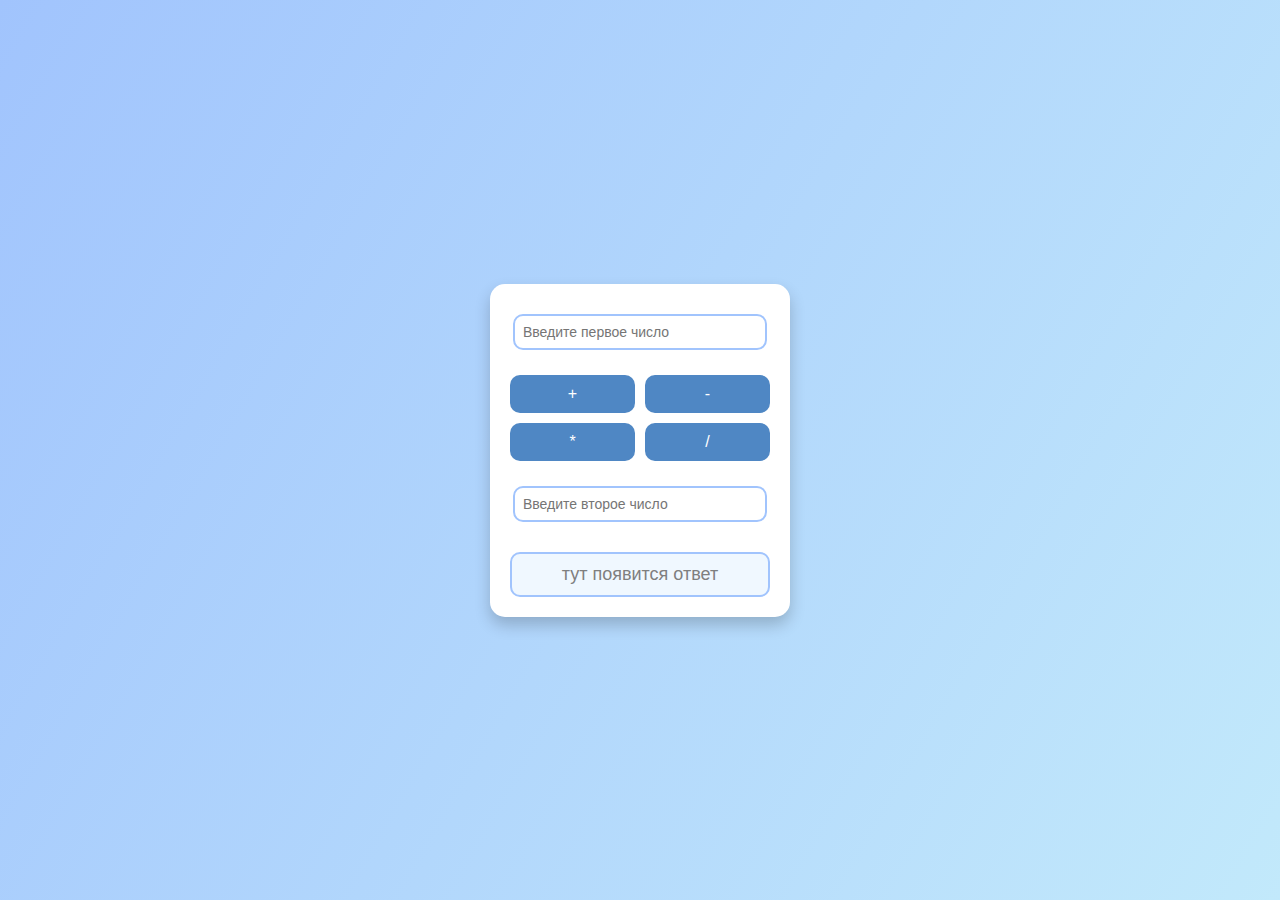
<file: js/index.html>
<!DOCTYPE html>
<html lang="en">

<head>
    <meta charset="UTF-8">
    <meta name="viewport" content="width=device-width, initial-scale=1.0">
    <title>Калькулятор</title>
    <link rel="stylesheet" href="./style.css">
</head>

<body>
    <div class="calculator">
        <input type="number" class="input input1" placeholder="Введите первое число">
        <div class="button-container">
            <button onclick="calc('+')">+</button>
            <button onclick="calc('-')">-</button>
            <button onclick="calc('*')">*</button>
            <button onclick="calc('/')">/</button>
        </div>
        <input type="number" class="input input2" placeholder="Введите второе число">
        <div class="result">тут появится ответ</div>
    </div>
    <script src="./app.js"></script>
</body>

</html>
</file>
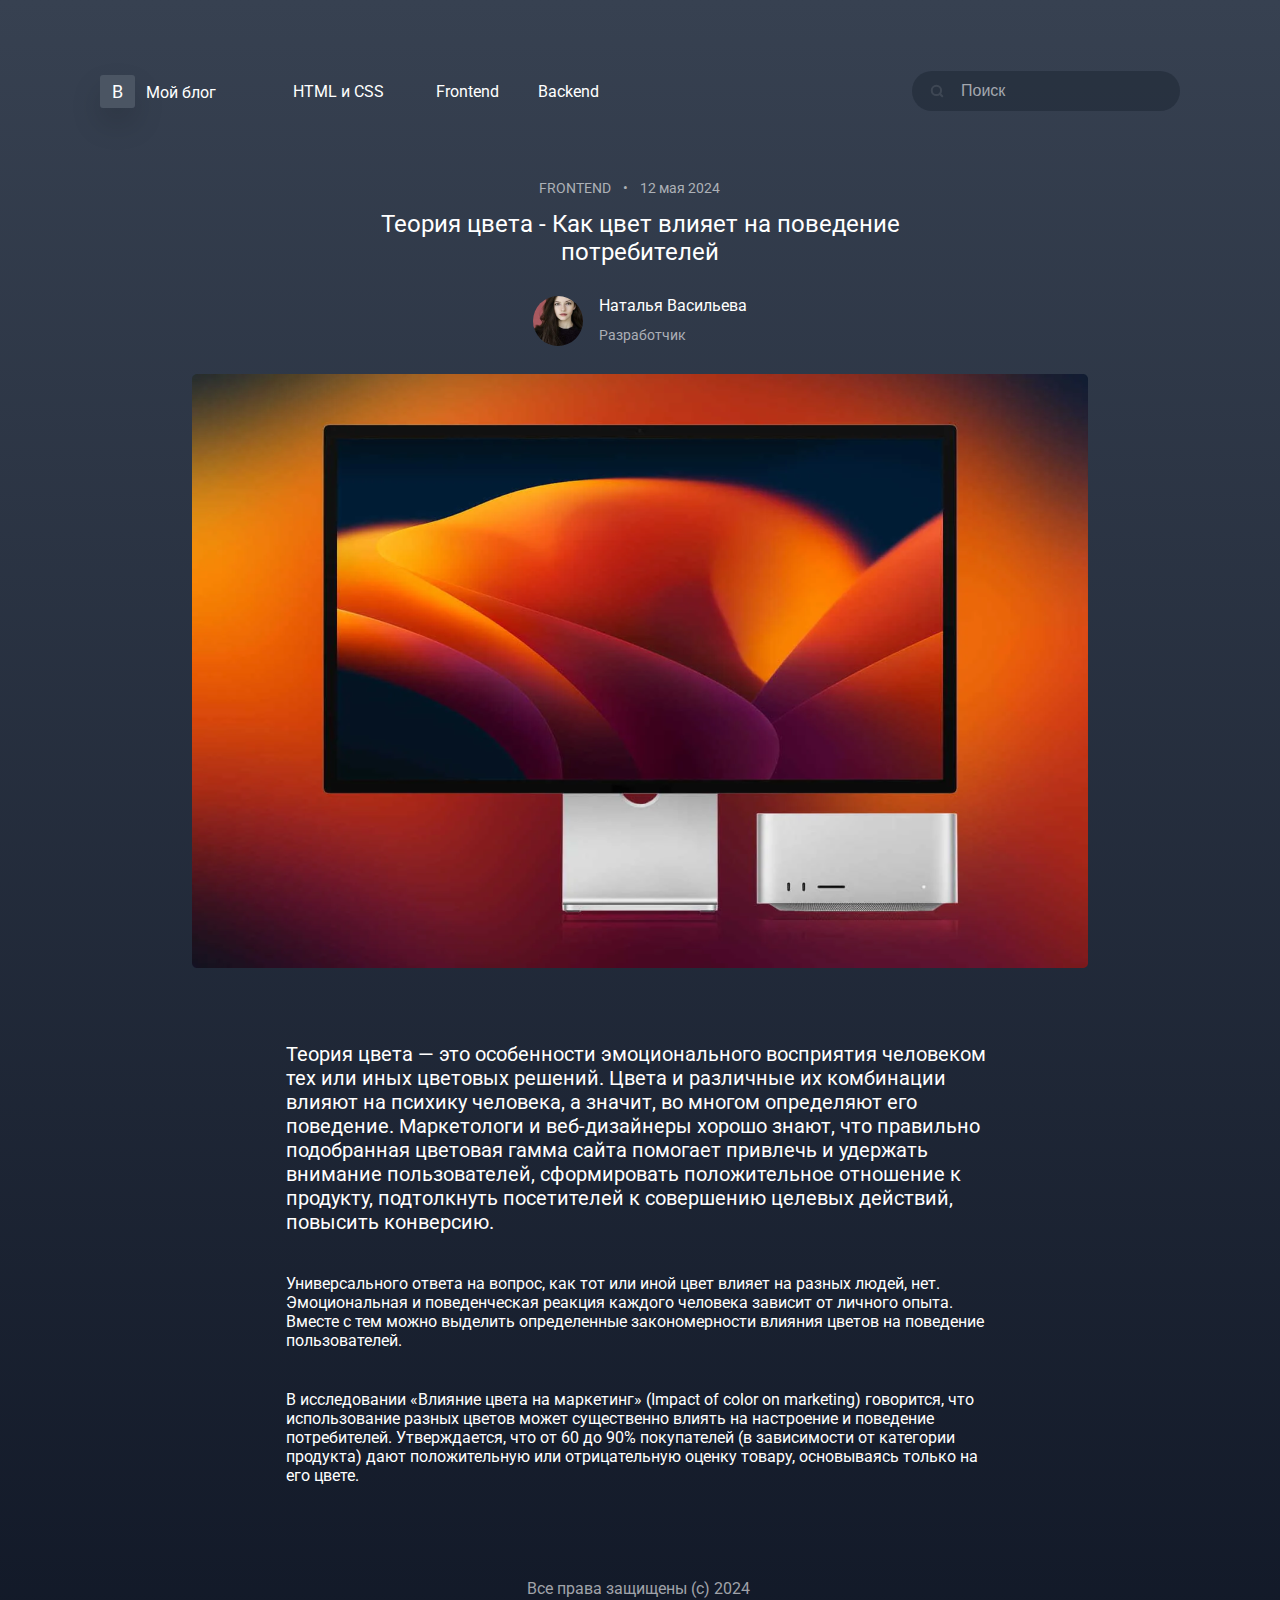
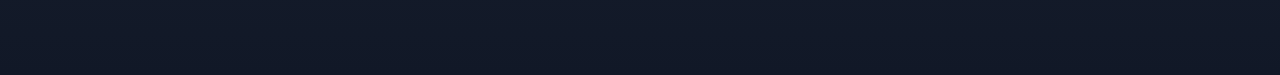
<file: html+css/blog/bllog.html>
<!DOCTYPE html>
<html lang="en">

<head>
    <meta charset="UTF-8">
    <meta name="author" content="alina" />
    <title>Blog</title>
    <link rel="stylesheet" href="./bllog.css">
    <link rel="preconnect" href="https://fonts.googleapis.com">
    <link rel="preconnect" href="https://fonts.gstatic.com" crossorigin>
    <link href="https://fonts.googleapis.com/css2?family=Roboto&display=swap" rel="stylesheet">
</head>

<body>
    <header class="header">
        <a href="#"><span class="icon">В</span>Мой блог</a>
        <nav class="navbar__list">
            <ul class="link">
                <li><a href="#">HTML и CSS</a></li>
                <li><a href="#">Frontend</a></li>
                <li><a href="#">Backend</a></li>
            </ul>
        </nav>
        <form class="form">
            <label for="search"><img src="./images/lupa.svg" /></label>
            <input type="search" name="search" id="search" placeholder="Поиск" />
        </form>
    </header>

    <main>
        <section>
            <div class="date">
                <div>FRONTEND</div>
                &bull;
                <date> 12 мая 2024 </date>
            </div>
            <h1> Теория цвета - Как цвет влияет на поведение потребителей </h1>
            <div class="developer">
                <img src="./images/girl.svg" alt="фото девушки на розовом фоне">
                <div class="meta">
                    <div>Наталья Васильева</div>
                    <div>Разработчик</div>
                </div>
            </div>

            <div class="mac">
                <img src="./images/mac.png" alt="iMac">
            </div>
            <section class="text">
                <p>
                    Теория цвета — это особенности эмоционального восприятия человеком тех или иных цветовых
                    решений.
                    Цвета
                    и
                    различные их
                    комбинации влияют на психику человека, а значит, во многом определяют его поведение. Маркетологи
                    и
                    веб-дизайнеры хорошо
                    знают, что правильно подобранная цветовая гамма сайта помогает привлечь и удержать внимание
                    пользователей,
                    сформировать
                    положительное отношение к продукту, подтолкнуть посетителей к совершению целевых действий,
                    повысить
                    конверсию.
                </p>
                <p>
                    Универсального ответа на вопрос, как тот или иной цвет влияет на разных людей, нет.
                    Эмоциональная и
                    поведенческая
                    реакция каждого человека зависит от личного опыта. Вместе с тем можно выделить определенные
                    закономерности
                    влияния
                    цветов на поведение пользователей.
                </p>
                <p>
                    В исследовании «Влияние цвета на маркетинг» (Impact of color on marketing) говорится, что
                    использование
                    разных цветов
                    может существенно влиять на настроение и поведение потребителей. Утверждается, что от 60 до 90%
                    покупателей
                    (в
                    зависимости от категории продукта) дают положительную или отрицательную оценку товару,
                    основываясь
                    только на
                    его цвете.
                </p>
            </section>
        </section>
    </main>

    <footer>
        <p>Все права защищены (c) 2024</p>
    </footer>
</body>

</html>
</file>
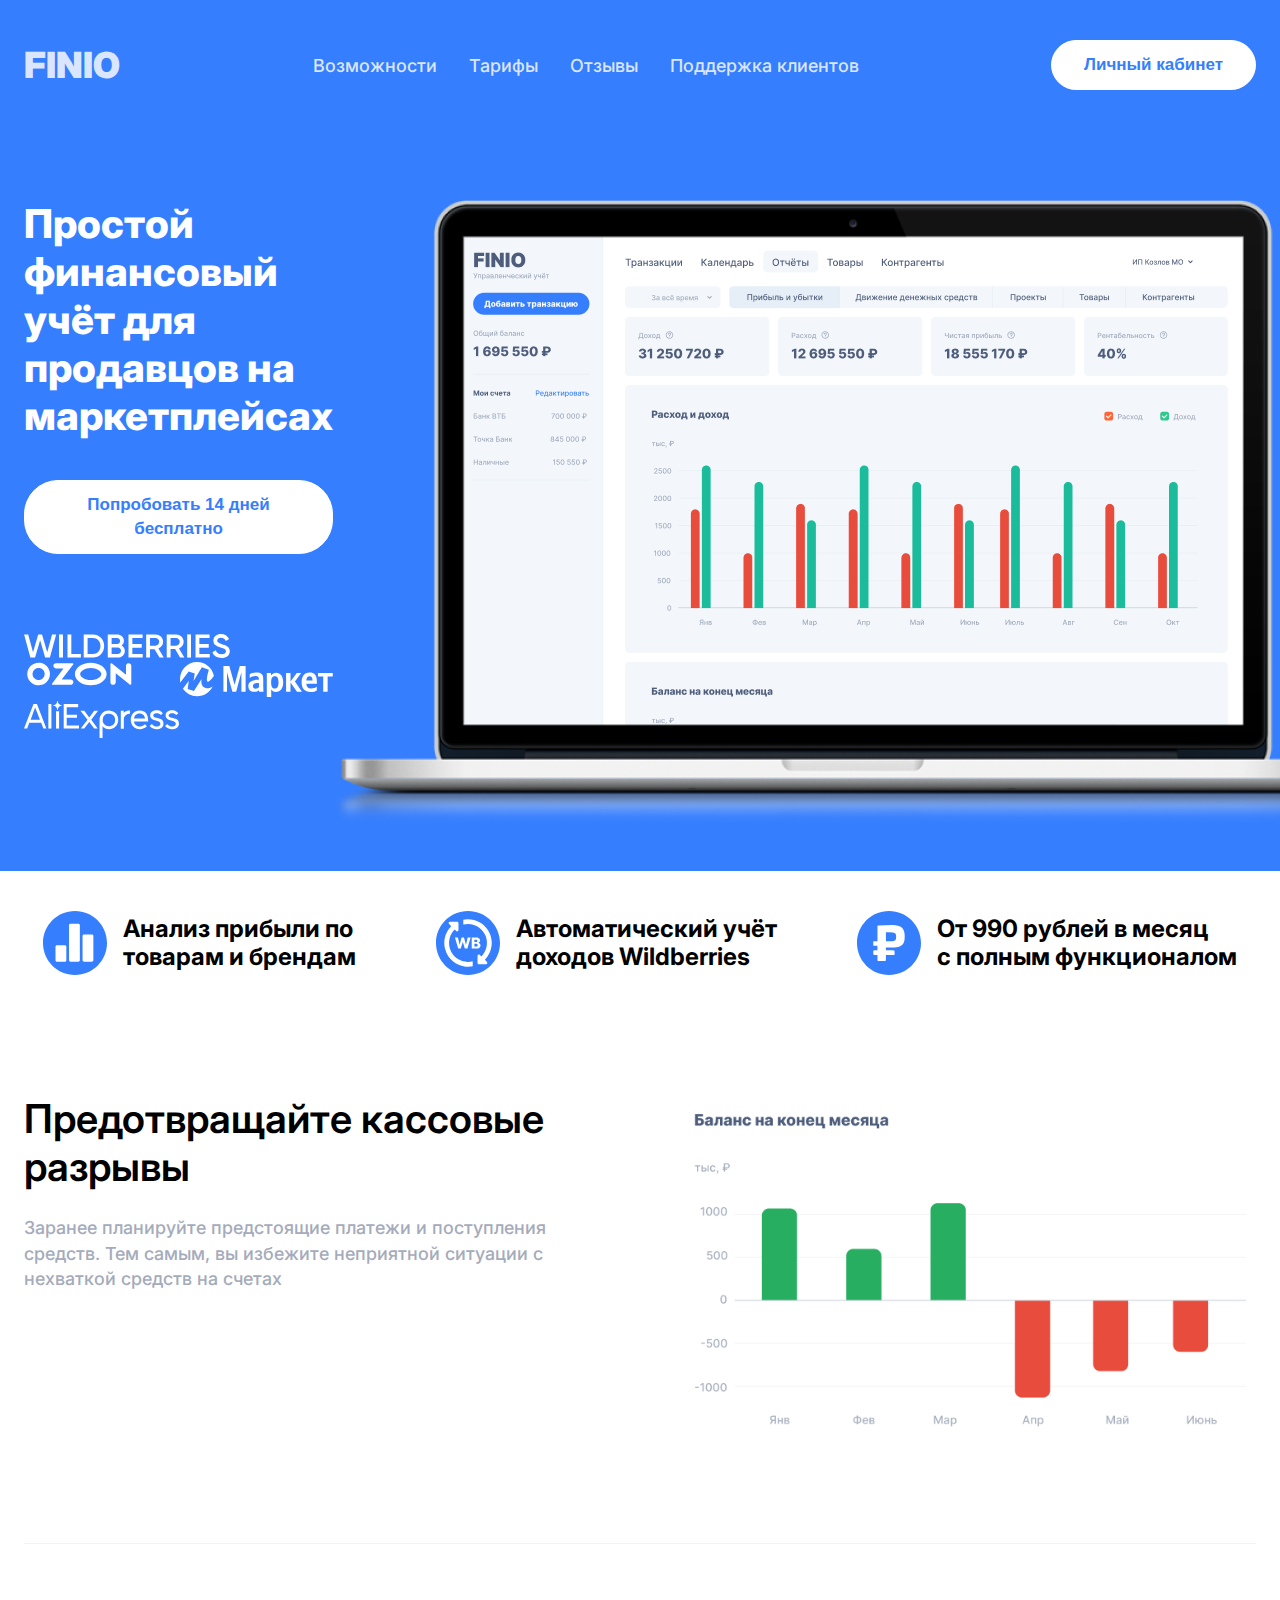
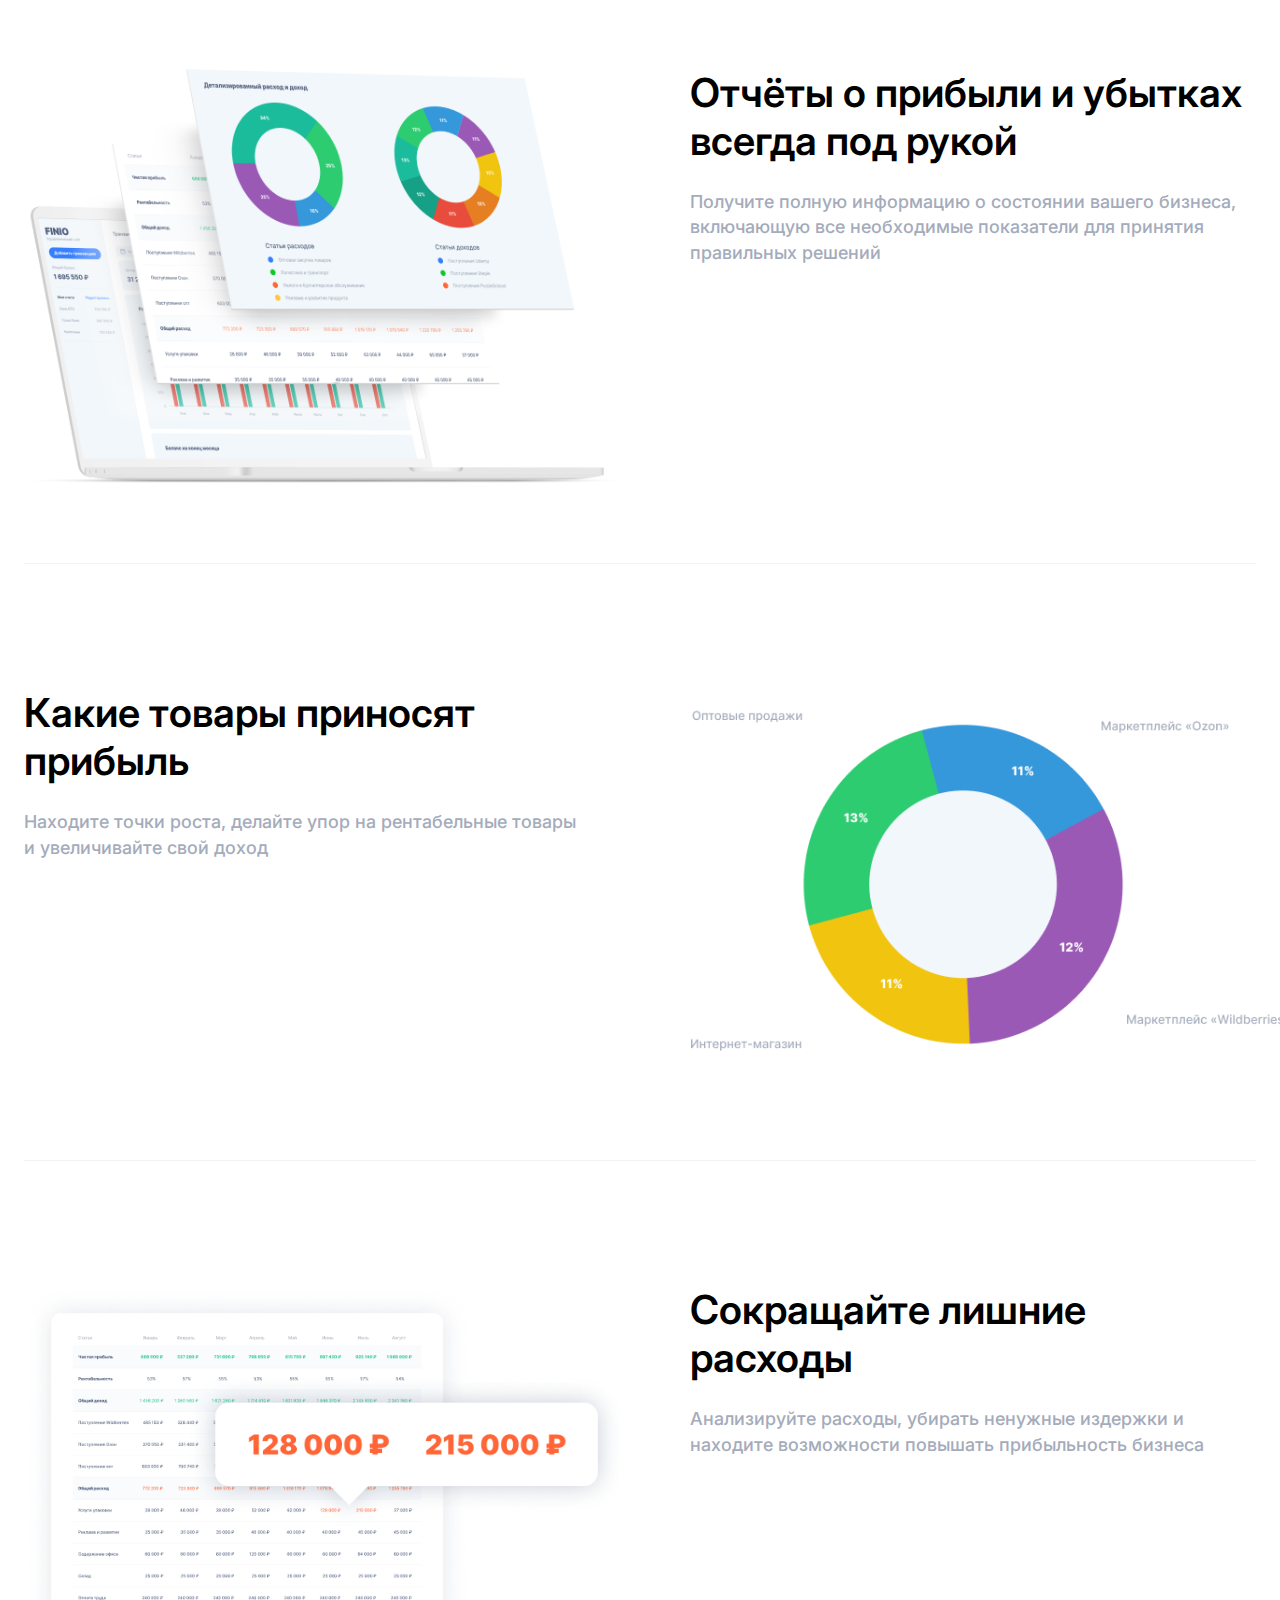
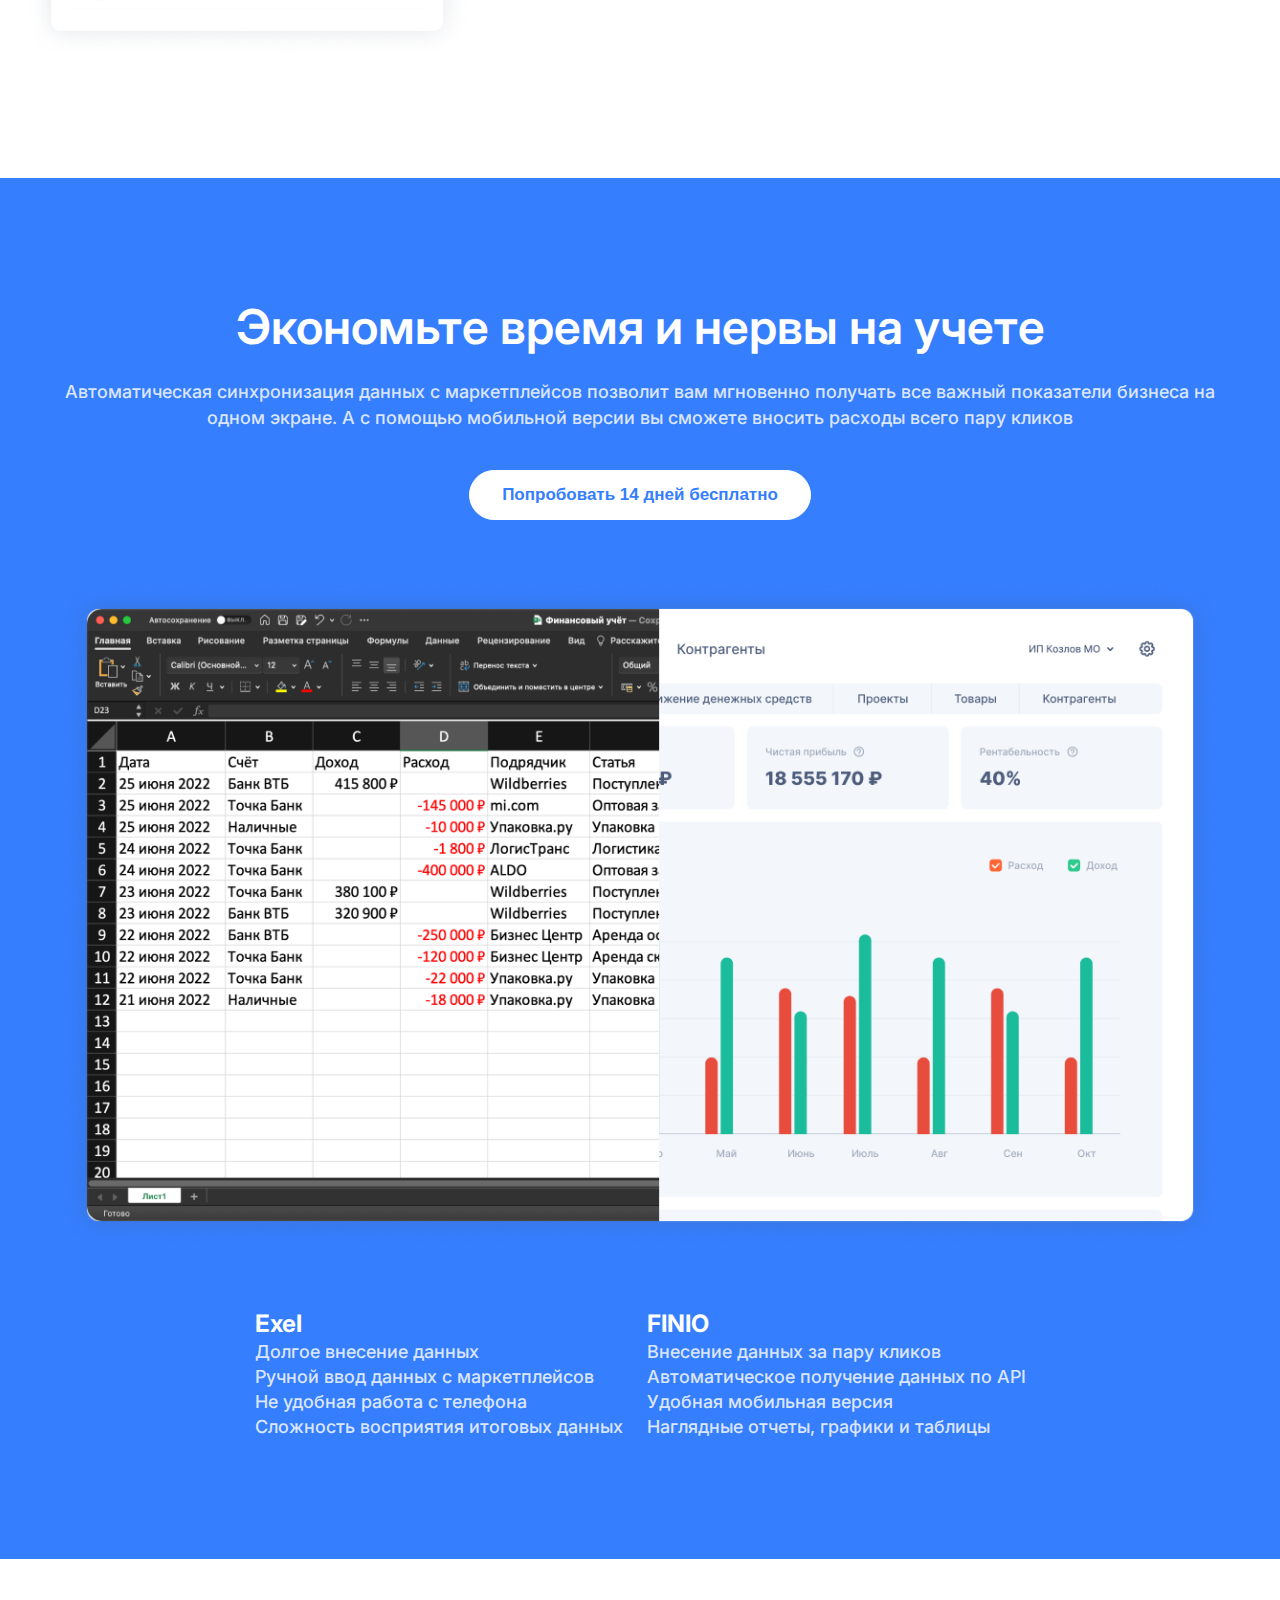
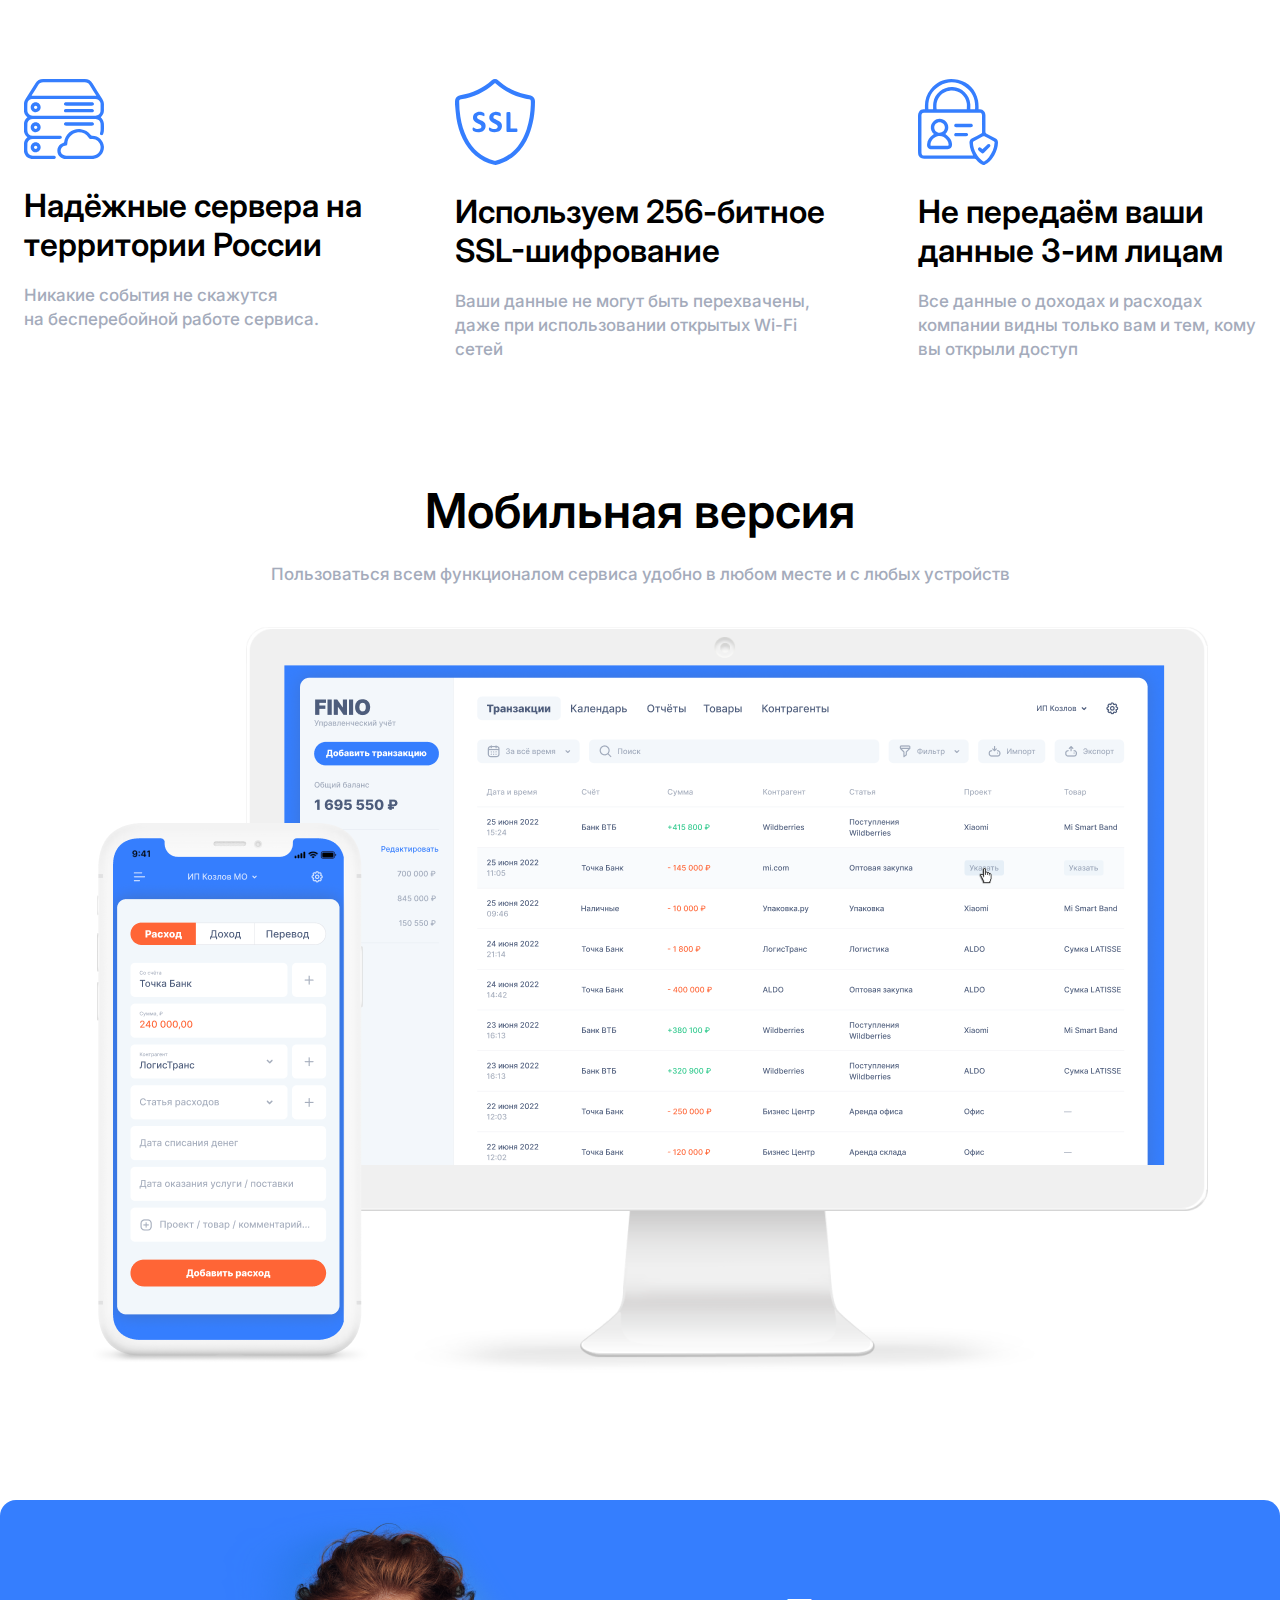
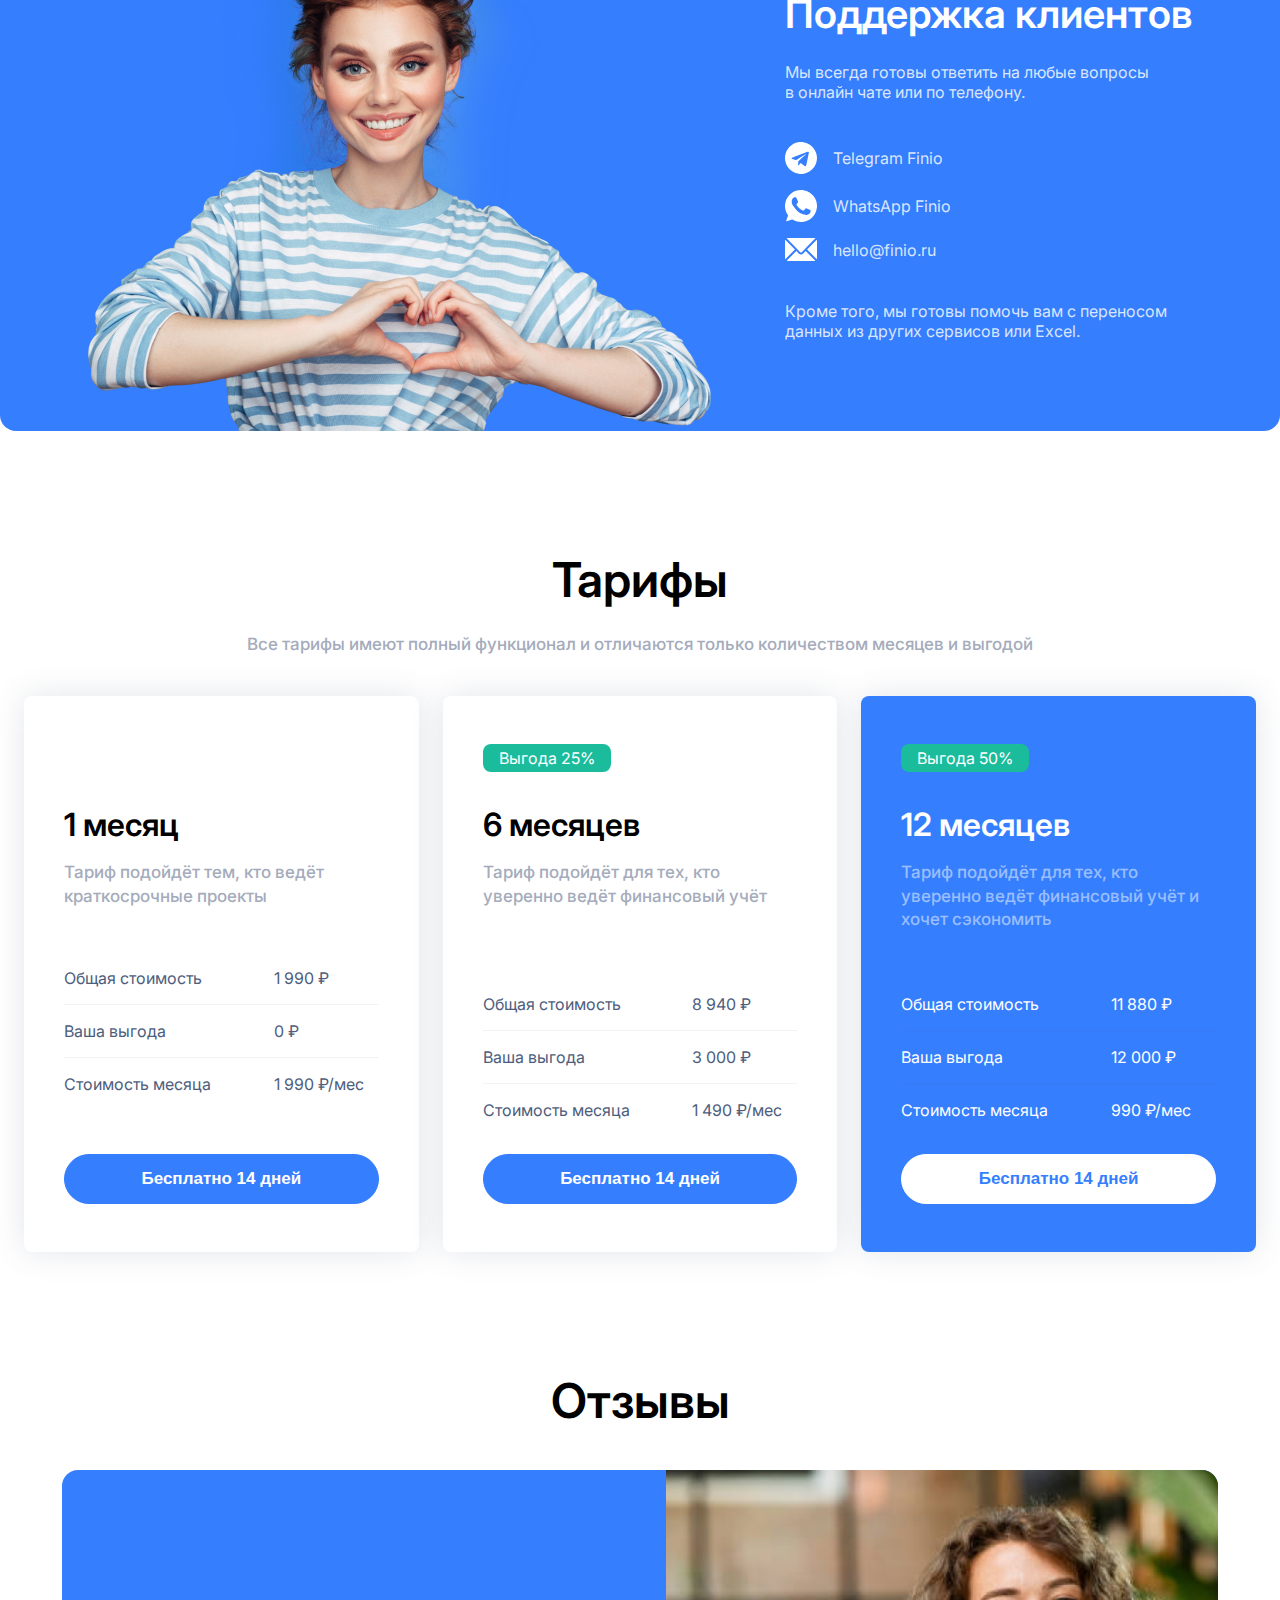
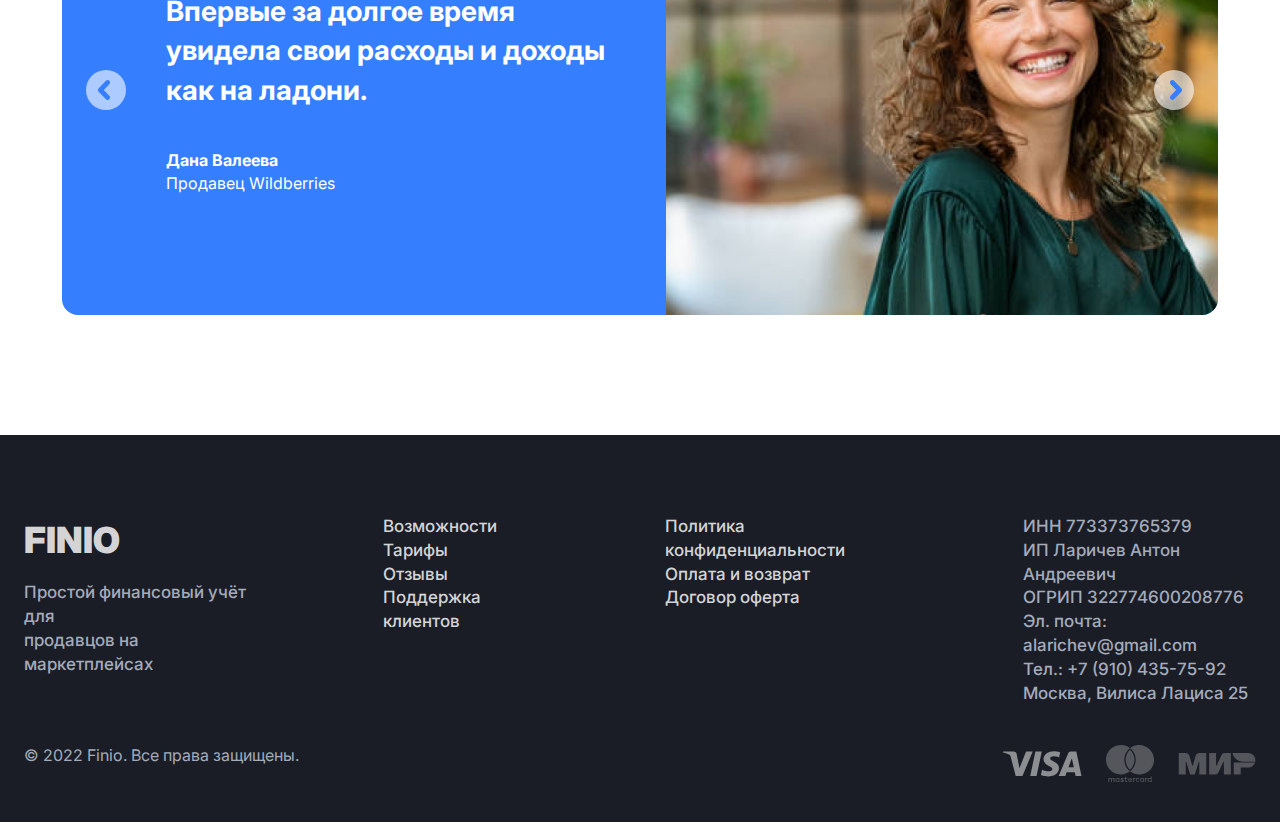
<file: html+css/landing-page/fin.html>
<!DOCTYPE html>
<html lang="en">

<head>
    <meta charset="UTF-8">
    <meta name="viewport" content="width=device-width, initial-scale=1.0">
    <title>Finio</title>
    <link href="https://fonts.googleapis.com/css2?family=Inter:wght@100..900&display=swap" rel="stylesheet">
    <link rel="stylesheet" href="./styles/global.css">
    <link rel="stylesheet" href="./styles/components.css">
    <link rel="stylesheet" href="./styles/header.css">
    <link rel="stylesheet" href="./styles/hero.css">
    <link rel="stylesheet" href="./styles/advantages.css">
    <link rel="stylesheet" href="./styles/tools.css">
    <link rel="stylesheet" href="./styles/compare.css">
    <link rel="stylesheet" href="./styles/save.css">
    <link rel="stylesheet" href="./styles/mobile.css">
    <link rel="stylesheet" href="./styles/footer.css">
    <link rel="stylesheet" href="./styles/review.css">
    <link rel="stylesheet" href="./styles/support.css">
    <link rel="stylesheet" href="./styles/rate.css">
    <link rel="preconnect" href="https://fonts.googleapis.com">
    <link rel="preconnect" href="https://fonts.gstatic.com" crossorigin>
</head>

<body>
    <header class="header section-blue">
        <div class="wrapper">
            <div class="header__logo logo"><a href="#">FINIO</a></div>
            <nav>
                <ul class="header__nav-list">
                    <li class="header__nav-item"><a href="#">Возможности</a></li>
                    <li class="header__nav-item"><a href="#">Тарифы</a></li>
                    <li class="header__nav-item"><a href="#">Отзывы</a></li>
                    <li class="header__nav-item"><a href="#">Поддержка клиентов</a></li>
                </ul>
            </nav>
            <div class="header__button button button--white">
                <button>Личный кабинет</button>
            </div>
            <div class="header__menu-burger"><img src="./images/menu-Bold.svg" alt=""></div>
        </div>
    </header>


    <main>
        <section class="hero section-blue">
            <div class="wrapper">
                <div class="hero__content">
                    <h1>Простой финансовый учёт для продавцов на маркетплейсах</h1>
                    <div class="hero__button button button--white"><button>Попробовать 14 дней бесплатно</button>
                    </div>
                    <ul class="hero__content-marketplaces">
                        <li>
                            <img src="./images/hero images/wildberries.svg" alt="">
                        </li>
                        <li>
                            <img src="./images/hero images/ozon.svg" alt="">
                        </li>
                        <li>
                            <img src="./images/hero images/yamarket.svg" alt="">
                        </li>
                        <li>
                            <img src="./images/hero images/aliexpress.svg" alt="">
                        </li>
                    </ul>
                </div>
                <div class="hero__img">
                    <img src="./images/hero images/laptop.png" alt="">
                </div>
            </div>
        </section>



        <section class="advantage section-white">
            <div class="wrapper">
                <ul>
                    <li>
                        <img src="./images/second/ analysis.svg" alt="">
                        <p>Анализ прибыли по<br /> товарам и брендам</p>
                    </li>
                    <li>
                        <img src="./images/second/wb.svg" alt="">
                        <p>Автоматический учёт<br /> доходов Wildberries</p>
                    </li>
                    <li>
                        <img src="./images/second/money.svg" alt="">
                        <p>От 990 рублей в месяц<br /> с полным функционалом</p>
                    </li>
                </ul>
            </div>
        </section>

        <section class="tools section-white">
            <div class="wrapper">
                <ul class="tools__list">
                    <li class="tools__item tools__item--balance">
                        <div class="tools__text">
                            <h2>Предотвращайте кассовые разрывы</h2>
                            <p>Заранее планируйте предстоящие платежи и поступления средств. Тем самым, вы
                                избежите неприятной ситуации с нехваткой средств на счетах</p>
                        </div>
                        <div class="tools__img">
                            <img src="./images/second/Mask group.png" alt="">
                        </div>
                    </li>

                    <li class="tools__item tools__item--report">
                        <div class="tools__img">
                            <img src="./images/second/report 1.png" alt="">
                        </div>
                        <div class="tools__text">
                            <h2>Отчёты о прибыли и убытках всегда под рукой</h2>
                            <p>Получите полную информацию о состоянии вашего бизнеса, включающую все необходимые
                                показатели
                                для
                                принятия правильных
                                решений</p>
                        </div>
                    </li>

                    <li class="tools__item tools__item--profit">
                        <div class="tools__text">
                            <h2>Какие товары приносят прибыль</h2>
                            <p>Находите точки роста, делайте упор на рентабельные товары и увеличивайте свой доход
                            </p>
                        </div>
                        <div class="tools__img">
                            <img src="./images/second/Group 189.png" alt="">
                        </div>
                    </li>

                    <li class="tools__item tools__item--expenses">
                        <div class="tools__img">
                            <img src="./images/nu.png" alt="">
                        </div>
                        <div class="tools__text">
                            <h2>Сокращайте лишние расходы</h2>
                            <p>Анализируйте расходы, убирать ненужные издержки и находите возможности повышать
                                прибыльность
                                бизнеса</p>
                        </div>
                    </li>
                </ul>
            </div>
        </section>


        <section class="compare section-blue">
            <div class="wrapper">
                <div class="compare__text">
                    <h3>Экономьте время и нервы на учете</h3>
                    <p>Автоматическая синхронизация данных с маркетплейсов позволит вам мгновенно получать все важный
                        показатели бизнеса на
                        одном экране. А с помощью мобильной версии вы сможете вносить расходы всего пару кликов</p>
                </div>
                <div class="compare__content">
                    <div class="compare__button button button--white">
                        <button>Попробовать 14 дней бесплатно</button>
                    </div>
                    <img src="./images/third/c.png" alt="">
                    <div class="compare__content-ul">
                        <div class="compare__exel">
                            <p>Exel</p>
                            <ul>
                                <li>Долгое внесение данных</li>
                                <li>Ручной ввод данных с маркетплейсов</li>
                                <li>Не удобная работа с телефона</li>
                                <li>Сложность восприятия итоговых данных</li>
                            </ul>
                        </div>
                        <div class="compare__finio">
                            <p>FINIO</p>
                            <ul>
                                <li>Внесение данных за пару кликов</li>
                                <li>Автоматическое получение данных по API</li>
                                <li>Удобная мобильная версия</li>
                                <li>Наглядные отчеты, графики и таблицы</li>
                            </ul>
                        </div>
                    </div>
                </div>
            </div>
        </section>


        <section class="save section-white">
            <div class="wrapper">
                <ul>
                    <li class="save__point">
                        <div class="save__point-image">
                            <img src="./images/fourth/server.svg" alt="">
                        </div>
                        <div class="save__point-text">
                            <h4>Надёжные сервера на<br /> территории России</h4>
                            <p>Никакие события не скажутся<br /> на бесперебойной работе сервиса.</p>
                        </div>
                    </li>
                    <li class="save__point">
                        <div class="save__point-image">
                            <img src="./images/fourth/shifr.svg" alt="">
                        </div>
                        <div class="save__point-text">
                            <h4>Используем 256-битное<br /> SSL-шифрование</h4>
                            <p>Ваши данные не могут быть перехвачены,<br /> даже при использовании открытых Wi-Fi<br />
                                сетей</p>
                        </div>
                    </li>

                    <li class="save__point">
                        <div class="save__point-image">
                            <img src="./images/fourth/save.svg" alt="">
                        </div>
                        <div class="save__point-text">
                            <h4>Не передаём ваши<br /> данные 3-им лицам</h4>
                            <p>Все данные о доходах и расходах<br /> компании видны только вам и тем, кому<br /> вы
                                открыли доступ
                            </p>
                        </div>
                    </li>
                </ul>
            </div>
        </section>


        <section class="mobile section-white">
            <div class="wrapper">
                <div class="mobile__text">
                    <h3>Мобильная версия</h3>
                    <p>Пользоваться всем функционалом сервиса удобно в любом месте и с любых устройств</p>
                </div>
                <div class="mobile__img">
                    <img src="./images/fifth/comp.png" alt="">
                </div>
            </div>
        </section>


        <section class="support">
            <div class="wrapper">
                <div class="wrapper__container">
                    <div class="support__content">
                        <img src="./images/girl_support.png" alt="">
                    </div>
                    <div class="support__text">
                        <div class="support__text-title">
                            <h2>Поддержка клиентов</h2>
                            <p>Мы всегда готовы ответить на любые вопросы<br /> в онлайн чате или по телефону.</p>
                        </div>
                        <div class="support__socials">
                            <div class="support__socials-card">
                                <img src="./images/teleg_sup.svg" alt="">
                                <a href="">Telegram Finio</a>
                            </div>
                            <div class="support__socials-card">
                                <img src="./images/whats_sup.svg" alt="">
                                <a href="">WhatsApp Finio</a>
                            </div>
                            <div class="support__socials-card">
                                <img src="./images/email_sup.svg" alt="">
                                <a href="">hello@finio.ru</a>
                            </div>
                        </div>
                        <div class="support__text-p">
                            <p>Кроме того, мы готовы помочь вам с переносом<br /> данных из других сервисов или Excel.
                            </p>
                        </div>
                    </div>
                </div>
            </div>
        </section>


        <section class="rate section-white">
            <div class="wrapper">
                <div class="rate__text">
                    <h3>Тарифы</h3>
                    <p>Все тарифы имеют полный функционал и отличаются только количеством месяцев и выгодой</p>
                </div>
                <div class="card__wrapper">
                    <div class="rate-card card-1">
                        <div class="card__title">
                            <h4>1 месяц</h4>
                            <p>Тариф подойдёт тем, кто ведёт краткосрочные проекты</p>
                        </div>
                        <div class="card__body">
                            <div>
                                <p>Общая стоимость</p>
                                <p>1 990 ₽</p>
                            </div>
                            <div>
                                <p>Ваша выгода</p>
                                <p>0 ₽</p>
                            </div>
                            <div>
                                <p>Стоимость месяца</p>
                                <p>1 990 ₽/мес</p>
                            </div>
                        </div>
                        <div class="card__button button button--blue">
                            <button>Бесплатно 14 дней</button>
                        </div>
                    </div>
                    <div class="rate-card card-2">
                        <div class="card__sale">
                            <p>Выгода 25%</p>
                        </div>
                        <div class="card__title">
                            <h4>6 месяцев</h4>
                            <p>Тариф подойдёт для тех, кто уверенно ведёт финансовый учёт</p>
                        </div>
                        <div class="card__body">
                            <div>
                                <p>Общая стоимость</p>
                                <p>8 940 ₽</p>
                            </div>
                            <div>
                                <p>Ваша выгода</p>
                                <p>3 000 ₽</p>
                            </div>
                            <div>
                                <p>Стоимость месяца</p>
                                <p>1 490 ₽/мес</p>
                            </div>
                        </div>
                        <div class="card__button button button--blue">
                            <button>Бесплатно 14 дней</button>
                        </div>
                    </div>
                    <div class="rate-card card-3">
                        <div class="card__sale">
                            <p>Выгода 50%</p>
                        </div>
                        <div class="card__title">
                            <h4>12 месяцев</h4>
                            <p>Тариф подойдёт для тех, кто уверенно ведёт финансовый учёт и хочет сэкономить</p>
                        </div>
                        <div class="card__body">
                            <div>
                                <p>Общая стоимость</p>
                                <p>11 880 ₽</p>
                            </div>
                            <div>
                                <p>Ваша выгода</p>
                                <p>12 000 ₽</p>
                            </div>
                            <div>
                                <p>Стоимость месяца</p>
                                <p>990 ₽/мес</p>
                            </div>
                        </div>
                        <div class="card__button button button--white">
                            <button>Бесплатно 14 дней</button>
                        </div>
                    </div>
                </div>
            </div>
            </div>
        </section>


        <section class="review section-white">
            <div class="wrapper">
                <div class="review__title">
                    <h3>Отзывы</h3>
                </div>
                <div class="review__wrapper-content">
                    <div class="review__content">
                        <div class="review__img">
                            <img src="./images/g.png">
                        </div>
                        <div class="review__text">
                            <h5>Впервые за долгое время увидела свои расходы и доходы как на ладони.</h5>
                            <div class="review__text-p">
                                <p>Дана Валеева</p>
                                <p>Продавец Wildberries</p>
                            </div>
                        </div>
                        <div class="circle-butt">
                            <div class="circle circle-first"></div>
                            <div class="circle"></div>
                            <div class="circle"></div>
                            <div class="circle"></div>
                        </div>
                    </div>
                    <button aria-label="предыдущий слайд" class="review__button button--prev">
                        <img src="./images/arror.svg" alt="">
                    </button>
                    <button aria-label="следующий слайд" class="review__button button--next">
                        <img src="./images/arror.svg" alt="">
                    </button>
                </div>
            </div>
        </section>
    </main>

    <footer class="footer">
        <div class="wrapper">
            <div class="footer__left">
                <div class="header__logo logo"><a href="#">FINIO</a></div>
                <p>Простой финансовый учёт для<br /> продавцов на маркетплейсах</p>
            </div>
            <div class="footer__right">
                <nav class="footer__right-nav">
                    <ul>
                        <li><a href="">Возможности</a></li>
                        <li><a href="">Тарифы</a></li>
                        <li><a href="">Отзывы</a></li>
                        <li><a href="">Поддержка клиентов</a></li>
                    </ul>
                </nav>
                <nav>
                    <ul>
                        <li><a href="">Политика конфиденциальности</a></li>
                        <li><a href="">Оплата и возврат</a></li>
                        <li><a href="">Договор оферта</a></li>
                    </ul>
                </nav>
                <ul>
                    <li>ИНН 773373765379</li>
                    <li>ИП Ларичев Антон Андреевич</li>
                    <li>ОГРИП 322774600208776</li>
                    <li>Эл. почта: alarichev@gmail.com</li>
                    <li>Тел.: +7 (910) 435-75-92</li>
                    <li>Москва, Вилиса Лациса 25</li>
                </ul>
            </div>
        </div>
        <div class="footer__bottom-wrapper">
            <p class="footer__law">© 2022 Finio. Все права защищены.</p>
            <div class="footer__pay">
                <img src="./images/visa.svg" alt="">
                <img src="./images/mc.svg" alt="">
                <img src="./images/mir.svg" alt="">
            </div>
        </div>
    </footer>
</body>

</html>
</file>
<file: js/style.css>
/* Общий стиль */
body {
    font-family: Arial, sans-serif;
    background: linear-gradient(120deg, #a1c4fd, #c2e9fb);
    margin: 0;
    padding: 0;
    display: flex;
    justify-content: center;
    align-items: center;
    height: 100vh;
    box-sizing: border-box;
}

.calculator {
    background: #ffffff;
    padding: 20px;
    border-radius: 15px;
    box-shadow: 0 8px 16px rgba(0, 0, 0, 0.2);
    width: 260px;
    text-align: center;
}

.input {
    width: 100%;
    max-width: 90%;
    padding: 8px;
    margin: 10px 0;
    border: 2px solid #a1c4fd;
    border-radius: 10px;
    font-size: 14px;
    outline: none;
    transition: border-color 0.3s ease;
}

.input:focus {
    border-color: #4f87c4;
}

.button-container {
    display: grid;
    grid-template-columns: repeat(2, 1fr);
    gap: 10px;
    margin: 15px 0;
}

button {
    padding: 10px;
    background: #4f87c4;
    color: white;
    border: none;
    border-radius: 10px;
    font-size: 16px;
    cursor: pointer;
    transition: background-color 0.3s ease, transform 0.2s ease;
}

button:hover {
    background: #3572a5;
}

button:active {
    transform: scale(0.95);
}

.result {
    margin-top: 20px;
    font-size: 18px;
    color: #7f7f7f;
    padding: 10px;
    background: #f0f8ff;
    border-radius: 10px;
    border: 2px solid #a1c4fd;
}
</file>
<file: html+css/blog/bllog.css>
* {
    box-sizing: border-box;
}

html {
    background: linear-gradient(180deg, #374151 0%, #111827 100%);
}

body {
    margin: 0;
    font-family: "Roboto";
    font-size: 16px;
    font-weight: 400;
    color: #fff;
}

header {
    max-width: 1080px;
    margin: 0 auto;
    padding: 71px 0 69px;
    display: flex;
    align-items: center;
    justify-content: space-between;
    gap: 77px;
}

nav {
    flex: 1;
}

nav ul {
    list-style: none;
    padding: 0;
    margin: 0;
    display: flex;
    align-items: center;
    gap: 39px;
}

a {
    color: #fff;
    font-size: 16px;
    font-weight: 400;
    text-decoration: none;
}

main {
    text-align: center;
}

h1 {
    margin: 0 auto 30px;
    max-width: 525px;
    font-size: 24px;
    font-weight: 400;
}

p {
    max-width: 708px;
    text-align: left;
    margin: auto;
}

.text p:first-child {
    font-size: 20px;
}

p:not(:last-child) {
    margin-bottom: 40px;
}

footer {
    padding: 94px 0 77px;
    text-align: center;
    max-width: 226px;
    margin: auto;
    color: #A0A3A9;
}

.navbar__list li {
    transition: 0.2s transform;
}

.navbar__list li:hover {
    transform: scale(1.1);
    box-shadow: none;
}

.navbar__list li:first-child {
    margin-right: 13px;
}

.form {
    margin-left: auto;
    position: relative;
}

.form img {
    position: absolute;
    top: 13px;
    left: 18px;
}

.form input {
    font-size: 16px;
    border-radius: 100px;
    padding: 11px 12px 11px 49px;
    background: rgba(31, 41, 55, 0.6);
    color: #fff;
    border: 0;
}

.form input::placeholder {
    font-weight: 400;
    line-height: normal;
    color: #a3a7ae;
}

.form input:focus-visible {
    outline: 1px solid #4b5563;
}

.icon {
    font-size: 18px;
    border-radius: 3px;
    background: #4b5563;
    padding: 6px 12px;
    box-shadow: 0px 15px 30px 0px rgba(0, 0, 0, 0.15);
}

.icon {
    margin-right: 11px;
}

.date {
    margin: 0 auto 14px;
    display: flex;
    gap: 12px;
    max-width: 202px;
    color: #ADB1B7;
    font-size: 14px;
}

.developer {
    display: flex;
    gap: 16px;
    justify-content: center;
    text-align: left;
    margin-bottom: 28px;
}

.meta {
    display: flex;
    flex-direction: column;
    gap: 12px;
}

.meta div:last-child {
    font-size: 14px;
    color: #ACAFB6;
}

.mac img {
    width: 100vw;
    max-width: 896px;
    max-height: 594px;
    margin-bottom: 70px;
}
</file>
<file: html+css/landing-page/styles/global.css>
:root {
    --color-main-blue: #357EFE;
    --color-main-white: #FFFFFF;

    --color-text-light: #FFFFFF;
    --color-text-medium: #ffffffd2;
    --color-text-dark: #000000;
    --color-text-p: #A4ABBB;

    --layout-width: 1543px;
}

html {
    min-width: 375px;
}

body {
    background: var(--color-main-white);
    margin: 0;
    font-family: Inter;
    font-style: normal;
}

.wrapper {
    max-width: var(--layout-width);
    margin: 0 auto;
    padding: 0 24px;
}

ul {
    list-style-type: none;
    padding: 0;
    margin: 0;
}

a {
    text-decoration: none;
    cursor: pointer;
    color: var(--color-text-light);
}

h1,
h2,
h3,
h4,
h5,
p {
    margin: 0;
}

h1 {
    color: var(--color-text-light);
    font-size: 40px;
    font-weight: 800;
    line-height: 48px;
}

h2 {
    color: var(--color-text-dark);
    font-size: 40px;
    font-weight: 600;
    line-height: 48px;
}

h3 {
    color: var(--color-text-light);
    font-size: 48px;
    font-weight: 600;
    line-height: 57.6px;
}

h4 {
    color: var(--color-text-dark);
    font-size: 32px;
    font-weight: 600;
    line-height: 38.4px;
}

h5 {
    color: var(--color-text-light);
    font-size: 28px;
    font-weight: 700;
    line-height: 39.2px;
}

a {
    color: var(--color-text-medium);
}

a:hover {
    color: var(--color-text-light);
    cursor: pointer;
}

.line {
    text-align: center;
}
</file>
<file: html+css/landing-page/styles/components.css>
/* Section */

.section-white {
    background: var(--color-main-white);
}

.section-blue {
    background: var(--color-main-blue);
}


/* Logo */
.logo {
    text-decoration: none;
    font-size: 36px;
    font-weight: 900;
    line-height: 50.4px;
    color: var(--color-main-white);
}


/* Button */

.button button {
    border-radius: 34px;
    cursor: pointer;
    font-size: 17px;
    font-weight: 800;
    line-height: 23.8px;
    padding: 12px 32px;
}

.button--white button {
    background: var(--color-main-white);
    color: var(--color-main-blue);
    border: 1px solid var(--color-main-white);
}

.button--white button:hover {
    background: none;
    color: var(--color-main-white);
}

.button--blue button {
    background: var(--color-main-blue);
    color: var(--color-main-white);
    border: 1px solid var(--color-main-blue);
}

.button--blue button:hover {
    background: none;
    color: var(--color-main-blue);
}


.review__button {
    position: absolute;
    height: 40px;
    width: 40px;
    border-radius: 100%;
    border: none;
    padding: 10px 16px 10px 12px;
    background-color: rgba(255, 255, 255, 0.6);
}

.review__button:hover {
    cursor: pointer;
    background-color: var(--color-main-white);
}
</file>
<file: html+css/landing-page/styles/header.css>
.header {
    padding: 40px 0;
}

.header .wrapper {
    display: flex;
    flex-direction: row;
    justify-content: space-between;
    align-items: center;

}

.header__menu-burger {
    display: none;
    align-items: right;
}

.header__nav-list {
    display: flex;
    gap: 32px;
}

.header__nav-item a {
    font-size: 18px;
    font-weight: 500;
    line-height: 25.2px;
}


@media (max-width: 1200px) {

    .header__nav-list,
    .header__button {
        display: none;
    }

    .header__menu-burger {
        display: block;
    }

    .header .wrapper {
        gap: 200px;
    }

    .header {
        padding: 28px;
    }
}

@media (max-width: 800px) {
    .header {
        padding: 20px 0;
    }

    .header .wrapper {
        padding: 0 24px;
    }
}
</file>
<file: html+css/landing-page/styles/hero.css>
.hero {
    padding: 70px 0 40px;
}

.hero .wrapper {
    display: flex;
}

.hero__content {
    display: flex;
    flex-direction: column;
    gap: 40px;
}

.hero__img {
    position: relative;
    z-index: 100;
}

.hero__content-marketplaces {
    padding-top: 40px;
    max-width: 334px;
    display: flex;
    justify-content: space-between;
    flex-wrap: wrap;
    position: relative;
    z-index: 99;
}

/* .hero__content::after {
    content: "";
    width: 2000px;
    height: 300px;
    /* background: var(--color-main-white); */
    background-color: var(--color-main-white);
    rotate: -7deg;
    position: absolute;
    overflow: hidden;
    bottom: -50px;
} */

@media (max-width: 1500px) {
    .hero__img img {
        width: 650px;
        height: 393px;
    }

    .hero__content::after {
        bottom: -150px;
    }
}

@media (max-width: 1250px) {
    .hero {
        padding: 50px 0 150px;
    }

    .hero__img {
        display: none;
    }

    .hero__content {
        text-align: center;
    }

    .hero__content-marketplaces {
        margin: 0 auto;
    }

    .hero__content::after {
        bottom: -150px;
    }

}

@media (max-width: 800px) {
    .hero {
        padding: 32px 0 32px;
    }

    .hero__content-marketplaces {
        margin: 0;
    }

    .hero__content {
        text-align: left;
    }

    .hero__content h1 {
        font-size: 32px;
        font-weight: 800;
        line-height: 38.4px;
    }

    .hero__content {
        gap: 32px;
    }

    .hero__content-marketplaces {
        padding-top: 25px;
    }

    .hero {
        padding: 32px 0 70px;
    }

    .hero__button button {
        font-family: Inter;
        font-size: 17px;
        font-weight: 800;
        line-height: 23.8px;
        text-align: center;
        padding: 12px 23px;
    }

    .hero__content::after {
        bottom: -20px;

    }
}
</file>
<file: html+css/landing-page/styles/advantages.css>
.advantage {
    padding: 40px 0 80px;
}

.advantage ul {
    position: relative;
    z-index: 100;
}

.advantage ul {
    display: flex;
    justify-content: center;
    gap: 80px;
}

.advantage li {
    display: flex;
    gap: 16px;
    align-items: center;
}

.advantage p {
    font-size: 24px;
    font-weight: 700;
    line-height: 28.8px;
}

.advantage ul {
    z-index: auto;
}


@media (max-width: 1250px) {
    .advantage p {
        font-size: 18px;
        line-height: 25.2px;
    }
}

@media (max-width: 900px) {
    .advantage ul {
        display: flex;
        flex-direction: column;
        gap: 32px;
        align-items: center;
    }

    .advantage li {
        gap: 24px;
        flex-direction: column;
    }

    .advantage p {
        font-size: 18px;
        font-weight: 700;
        line-height: 25.2px;
    }
}

@media (max-width: 800px) {
    .advantage ul {
        align-items: baseline;
    }

    .advantage li {
        flex-direction: row;
    }

    .advantage {
        padding: 32px 0;
    }
}
</file>
<file: html+css/landing-page/styles/tools.css>
.tools {
    padding: 40px 0 120px;
}

.tools__list {
    display: flex;
    flex-direction: column;
    gap: 125px;
}

.tools__item {
    display: grid;
    grid-template-columns: 566px auto;
    column-gap: 65px;
    justify-content: center;
    position: relative;
    z-index: 95;
}

.tools__item--report,
.tools__item--expenses {
    grid-template-columns: auto 566px;
}

.tools__item--balance .tools__img,
.tools__item--profit .tools__img {
    position: relative;
    left: 35px;
}


.tools__img {
    display: flex;
    justify-content: flex-end;
    align-items: center;
    width: 100%;
    height: auto;
}

.tools__text {
    display: flex;
    flex-direction: column;
    gap: 24px;
}

.tools__text p {
    color: var(--color-text-p);
    font-size: 18px;
    font-weight: 500;
    line-height: 25.2px;
}

.tools__item:not(:last-of-type)::after {
    content: "";
    width: 100%;
    height: 1px;
    background-color: rgba(78, 93, 124, 0.08);
    grid-column: 1 / -1;
    margin: 80px 0 0;
}

.tools__item--report img {
    width: 100%;
    object-fit: contain;
    min-width: 328px;
}

.tools__item--expenses img {
    width: 100%;
    object-fit: contain;
    min-width: 328px;
}

.tools__item--balance img {
    width: 100%;
    object-fit: contain;
    min-width: 328px;
}

.tools__item--profit img {
    width: 100%;
    object-fit: contain;
    min-width: 328px;
}


@media (max-width: 1300px) {
    .tools__item--balance .tools__img {
        left: -10px;
    }
}

@media (max-width: 1250px) {

    .tools__list {
        justify-content: left;
    }

    .tools__item {
        display: flex;
        flex-direction: column;
        gap: 32px;
    }

    .tools__item--balance .tools__img {
        left: -32px;
    }

    .tools__item--balance,
    .tools__item--profit {
        flex-direction: column-reverse;
        gap: 32px;
    }

    .tools__item:not(:last-of-type)::after {
        display: none;
    }

    .tools__list {
        gap: 120px;
    }
}

@media (max-width: 800px) {
    .tools__text h2 {
        font-size: 32px;
    }

    .tools__text p {
        font-size: 18px;
    }

    .tools {
        padding: 32px 0 64px;
    }
}
</file>
<file: html+css/landing-page/styles/compare.css>
.compare {
    padding: 120px 0;
}

.compare .wrapper {
    max-width: 1156px;
    text-align: center;
    display: flex;
    flex-direction: column;
    gap: 40px;
}

.compare__text {
    display: flex;
    flex-direction: column;
    gap: 24px;
}

.compare p {
    font-size: 18px;
    font-weight: 500;
    line-height: 25.2px;
    color: var(--color-text-medium);
}

.compare__content {
    display: flex;
    flex-direction: column;
    gap: 64px;
    align-items: center;
}

.compare__content img {
    margin: 0 auto;
    width: 100%;
    object-fit: contain;
}

.compare__content-ul {
    display: flex;
    text-align: left;
    gap: 24px;
    /* list-style-image: url(er.svg); */
}

.compare__content-ul p {
    color: var(--color-text-light);
    font-size: 24px;
    font-weight: 700;
    line-height: 28.8px;
}

.compare__content-ul li {
    color: var(--color-text-medium);
    font-size: 18px;
    font-weight: 500;
    line-height: 25.2px;
}

.compare__content-ul__exel {
    display: flex;
    flex-direction: column;
    gap: 24px;
}

.compare__content-ul__exel ul {
    display: flex;
    flex-direction: column;
    gap: 24px;
}

.compare__content-ul__finio {
    display: flex;
    flex-direction: column;
    gap: 24px;
}

.compare__content-ul__finio ul {
    display: flex;
    flex-direction: column;
    gap: 24px;
}


@media (max-width: 800px) {

    .compare__text h3 {
        font-size: 36px;
    }

    .compare {
        padding: 64px 0;
    }
}



@media (max-width: 750px) {
    .compare {
        padding: 64px 0;
    }

    .compare__text h3 {
        line-height: 43.2px;
    }

    .compare__content {
        align-items: baseline;
        gap: 50px;
    }

    .compare__text {
        text-align: left;
    }

    .compare__content-ul {
        flex-direction: column;
    }
}


@media (max-width: 630px) {
    .compare__content {
        align-items: baseline;
        gap: 50px;
    }

    .compare__text {
        text-align: left;
    }

    .compare__content-ul {
        flex-direction: column;
    }
}
</file>
<file: html+css/landing-page/styles/save.css>
.save {
    padding: 120px 0 80px;
}

.save .wrapper ul {
    display: flex;
    justify-content: space-between;
}

.save__point {
    display: flex;
    flex-direction: column;
    gap: 24px;
}

.save__point-text {
    display: flex;
    flex-direction: column;
    gap: 20px;
}

.save p {
    color: var(--color-text-p);
    font-size: 17px;
    font-weight: 500;
    line-height: 23.8px;
}


@media (max-width: 1220px) {
    .save h4 {
        font-size: 24px;
    }

    .save p {
        font-size: 17px;
    }
}

@media (max-width: 1100px) {
    .save h4 {
        font-size: 22px;
    }

    .save p {
        font-size: 13px;
    }
}

@media (max-width: 870px) {
    .save .wrapper ul {
        flex-direction: column;
        gap: 32px;
    }

    .save {
        padding: 64px 0 32px;
    }

    .save h4 {
        font-size: 24px;
        line-height: 28.8px;
    }

    .save p {
        font-size: 17px;
        line-height: 23.8px;
    }
}
</file>
<file: html+css/landing-page/styles/mobile.css>
.mobile {
    padding-top: 40px;
}

.mobile .wrapper {
    display: flex;
    gap: 40px;
    flex-direction: column;
    align-items: center;
}

.mobile__text {
    display: flex;
    flex-direction: column;
    gap: 24px;
}

.mobile__text h3 {
    color: var(--color-text-dark);
    text-align: center;
}

.mobile__text p {
    color: var(--color-text-p);
    font-size: 17px;
    font-weight: 500;
    line-height: 23.8px;
}

.mobile__img img {
    width: 100%;
    object-fit: contain;
}


@media (max-width: 800px) {
    .mobile {
        padding: 32px 0;
    }

    .mobile__text h3 {
        text-align: start;
        font-size: 36px;
    }

    .mobile__text p {
        font-size: 17px;
    }

    .mobile .wrapper {
        gap: 32px;
    }
}
</file>
<file: html+css/landing-page/styles/footer.css>
.footer {
    padding: 80px 0 0;
    background: #1A1D25;
}

.footer .wrapper {
    display: flex;
    gap: 124px;
}

.footer__left {
    display: flex;
    flex-direction: column;
    gap: 16px;
    font-size: 17px;
    font-weight: 500;
    line-height: 23.8px;
    color: var(--color-text-p);
}

.footer__right {
    color: var(--color-text-p);
    font-size: 17px;
    font-weight: 500;
    line-height: 23.8px;
    display: flex;
    gap: 123px;
}

.footer__right-nav {
    display: flex;
    gap: 151px;
}

.footer__pay {
    display: flex;
    gap: 24px;
    align-items: center;
}

.footer__bottom-wrapper {
    color: var(--color-text-p);
    padding: 40px 24px;
    display: flex;
    justify-content: space-between;
}


@media (max-width: 1220px) {

    .footer .wrapper {
        gap: 60px;
    }

    .footer__right {
        gap: 40px;
    }

    .footer {
        padding: 64px 0 0;
        background: #1A1D25;
    }
}

@media (max-width: 950px) {
    .footer .wrapper {
        display: flex;
        flex-direction: column;
        gap: 40px;
    }

    .footer__bottom-wrapper {
        flex-direction: column;
        gap: 24px;
    }
}

@media (max-width: 750px) {
    .footer__right {
        flex-direction: column;
        gap: 40px;
    }
}
</file>
<file: html+css/landing-page/styles/review.css>
.review {
    justify-content: center;
    padding: 40px 0 120px;
}

.review .wrapper {
    display: flex;
    flex-direction: column;
    gap: 40px;
    justify-content: center;
}

.review__wrapper-content {
    max-width: 1156px;
    padding: 0;
    border-radius: 16px;
    margin: 0 auto;
    position: relative;
}

.review h3 {
    color: var(--color-text-dark);
    text-align: center;
}

.review__content {
    max-width: 1392px;
    padding: 0;
    background-color: var(--color-main-blue);
    border-radius: 16px;
    display: flex;
    flex-direction: row-reverse;
    gap: 50px;
    padding-left: 104px;
}

.review__text {
    max-width: 450px;
    display: flex;
    flex-direction: column;
    gap: 40px;
    justify-content: center;
}

.review__text-p {
    display: flex;
    flex-direction: column;
    gap: 3px;
    color: var(--color-text-light);
}

.review__text-p p:not(:nth-child(2)) {
    font-weight: bold;
}

.review__content img {
    display: block;
    border-top-right-radius: 16px;
    border-bottom-right-radius: 16px;
    width: 100%;
    height: 100%;
    object-fit: contain;
}

.button--prev {
    top: 200px;
    left: 24px;
}

.button--next {
    rotate: 180deg;
    top: 200px;
    right: 24px;
}

.circle-butt {
    display: none;
    justify-content: center;
}

.circle {
    height: 8px;
    width: 8px;
    background: rgba(255, 255, 255, 0.5);
    border-radius: 50%;
}

.circle-first {
    height: 8px;
    width: 8px;
    background: var(--color-text-light);
    border-radius: 50%;
}

@media (max-width :1050px) {
    .review__button {
        display: none;
    }
}

@media (max-width :1000px) {
    .review__content {
        flex-direction: column;
        gap: 48px;
        padding: 0 0 70px;
    }

    .review .wrapper {
        gap: 32px;
        flex-direction: column;
        align-items: center;
    }

    .review__content img {
        border-radius: 16px;
    }

    .review__text {
        padding: 0 24px;
    }

    .circle-butt {
        display: block;
        display: flex;
        gap: 8px;
    }
}

@media (max-width: 800px) {
    .review {
        padding: 32px 0 64px;
    }

    .review__text h5 {
        font-size: 24px;
    }

    .review__content {
        padding: 0 0 48px;
    }
}
</file>
<file: html+css/landing-page/styles/support.css>
.support {
    padding: 120px 0 0;
}

.support .wrapper {
    max-width: 1392px;
    padding: 0;
    background-color: var(--color-main-blue);
    border-radius: 16px;
}

.wrapper__container {
    display: flex;
    flex-direction: row;
    gap: 74px;
    justify-content: center;
}


.support h2 {
    color: var(--color-text-light);
}

.support p {
    color: var(--color-text-medium);
}

.support img {
    display: block;
}

.support__text {
    display: flex;
    flex-direction: column;
    gap: 40px;
    justify-content: center;
}

.support__text-title {
    display: flex;
    flex-direction: column;
    gap: 24px;
}

.support__socials {
    display: flex;
    flex-direction: column;
    gap: 16px;
}

.support__socials-card {
    display: flex;
    gap: 16px;
    align-items: center;
}

.support__content {
    justify-content: end;
}

.support__content img {
    width: 100%;
    object-fit: contain;
}


@media (max-width: 1220px) {
    .support .wrapper {
        padding: 0 24px;
    }

}

@media (max-width: 1095px) {
    .wrapper__container {
        flex-direction: column-reverse;
        gap: 32px;
        padding-top: 64px;
    }

    .support__content img {
        max-width: 600px;
    }

    .support__text {
        gap: 32px;
        align-items: center;
        text-align: center;
    }

    .support .wrapper {
        border-radius: 0px;
    }
}


@media (max-width: 800px) {
    .support {
        padding: 32px 0;
    }

    .support__text h2 {
        font-size: 36px
    }

    .support__text p {
        font-size: 17px
    }

    .support__text {
        align-items: start;
        text-align: left;
    }
}
</file>
<file: html+css/landing-page/styles/rate.css>
.rate {
    padding: 120px 0 80px;
}

.rate .wrapper {
    display: flex;
    gap: 40px;
    flex-direction: column;
    align-items: center;
}

.rate__text {
    display: flex;
    flex-direction: column;
    gap: 24px;
}

.rate__text h3 {
    color: var(--color-text-dark);
    text-align: center;
}

.rate__text p {
    color: var(--color-text-p);
    font-size: 17px;
    font-weight: 500;
    line-height: 23.8px;
    text-align: center;
}

.card__wrapper {
    display: grid;
    grid-template-columns: 1fr 1fr 1fr;
    gap: 24px;
}

.rate-card {
    box-shadow: 0px 0px 32px 0px #4E5D7C29;
    max-width: 369px;
    background: #ffff;
    border-radius: 8px;
    padding: 48px 40px;
    display: grid;
    grid-template-rows: auto 1fr auto;
    row-gap: 20px;
}


.card__title {
    display: flex;
    flex-direction: column;
    gap: 16px;
}

.card__title p {
    color: var(--color-text-p);
    font-size: 17px;
    font-weight: 500;
    line-height: 23.8px;
}

.card__body {
    display: flex;
    flex-direction: column;
}

.card__body div {
    display: grid;
    grid-template-columns: 2fr 1fr;
}

.card__body p {
    color: #4E5D7C;
}

.rate-card {
    gap: 34px;
}

.card__body div:not(:last-of-type)::after {
    content: "";
    width: 100%;
    height: 1px;
    background-color: rgba(78, 93, 124, 0.08);
    grid-column: 1 / -1;
    margin: 16px 0;
}

.card__button button {
    width: 100%;
}

.card-3 {
    background-color: var(--color-main-blue);
}

.card-3 h4 {
    color: var(--color-text-light);
}

.card-3 .card__body p {
    color: var(--color-text-light);
}

.card-3 .card__title p {
    color: rgb(255, 255, 255, 0.5);
}

.card__sale p {
    background: rgba(26, 188, 156, 1);
    max-width: 96px;
    border-radius: 8px;
    padding: 4px 16px;
    color: var(--color-text-light);
}

.card-1 {
    padding-top: 110px;
    gap: 60px;
}

.card__body-benefit-price p {
    background: rgba(255, 199, 54, 1);
    border-radius: 8px;
    padding: 8px 16px;
    color: var(--color-text-light);
    max-width: 68px;
}


@media (max-width: 1190px) {
    .card__wrapper {
        grid-template-columns: 1fr 1fr;
    }
}

@media (max-width: 800px) {
    .rate {
        padding: 32px 0;
    }

    .card__wrapper {
        grid-template-columns: 1fr;
    }

    .rate__text p {
        text-align: left;
    }

    .rate__text h3 {
        font-size: 36px;
        align-items: start;
        text-align: left;
    }
}
</file>
